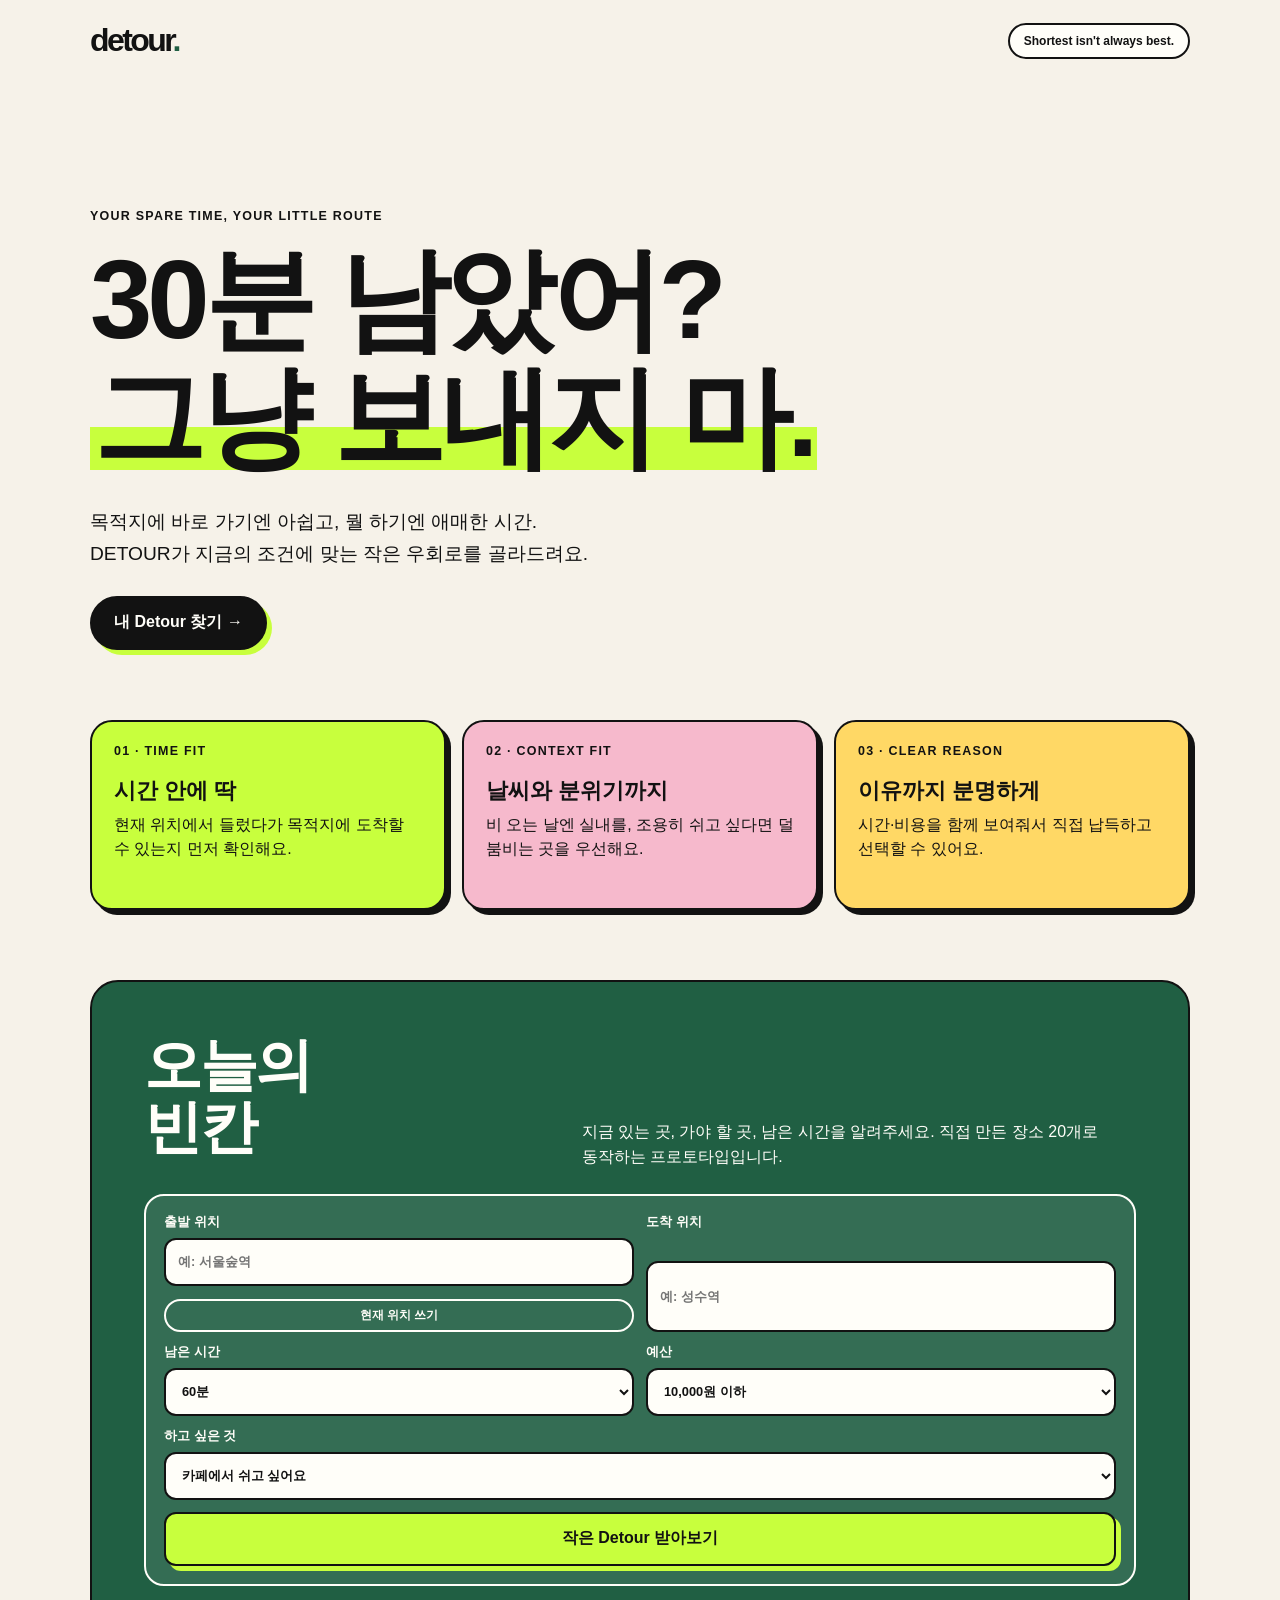
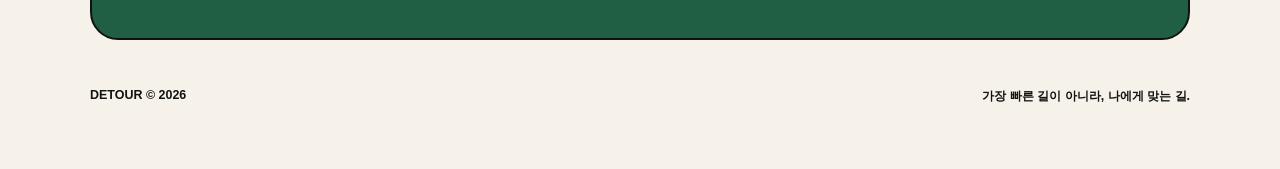
<file: index.html>
<!doctype html>
<html lang="ko">
  <head>
    <meta charset="UTF-8" />
    <meta name="viewport" content="width=device-width, initial-scale=1.0" />
    <meta
      name="description"
      content="남은 시간에 맞는 작은 우회 코스를 추천하는 DETOUR 프로토타입"
    />
    <title>DETOUR — 작은 우회로 추천</title>
    <style>
      /* 외부 CSS를 쓰지 않는다. 프레임워크가 정한 색이 사용자의 다크 모드에서
         밝은 글씨로 바뀌는 문제가 있었고, 이 디자인은 어차피 대부분을 직접 정한다. */
      :root {
        --ink: #121212;
        --paper: #f6f2e9;
        --white: #fffef9;
        --lime: #c8ff3d;
        --green: #205f43;
        --pink: #f6b9cc;
        --yellow: #ffd865;
      }

      * { box-sizing: border-box; }
      html { scroll-behavior: smooth; }

      body {
        margin: 0;
        color: var(--ink);
        background: var(--paper);
        font-family: Arial, "Apple SD Gothic Neo", "Noto Sans KR", sans-serif;
        word-break: keep-all;
      }

      button, input, select { font: inherit; }
      button, select { cursor: pointer; }
      a { color: inherit; text-decoration: none; }

      .page { width: min(100% - 36px, 1100px); margin: 0 auto; padding: 22px 0 64px; }

      /* ----- 상단 ----- */
      .nav { display: flex; align-items: center; justify-content: space-between; gap: 16px; }
      .logo { font-size: 2rem; font-weight: 900; letter-spacing: -0.08em; }
      .logo span { color: var(--green); }
      .nav p { margin: 0; padding: 9px 14px; border: 2px solid var(--ink); border-radius: 999px; background: var(--white); font-size: 0.75rem; font-weight: 800; }

      /* ----- 히어로 ----- */
      .hero { padding: clamp(80px, 12vw, 150px) 0 70px; }
      .eyebrow, .features span { display: block; margin: 0 0 18px; font-size: 0.78rem; font-weight: 900; letter-spacing: 0.1em; }
      /* 원본은 line-height 0.86, letter-spacing -0.09em이었다. 영문 기준 값이라
         한글에서는 위아래 줄이 겹치고 자음이 붙어 보여서 조금 풀었다. */
      .hero h1 { max-width: 760px; margin: 0; font-size: clamp(3.2rem, 10vw, 7rem); line-height: 1.05; letter-spacing: -0.045em; }
      .hero mark { padding: 0 0.03em; background: linear-gradient(transparent 58%, var(--lime) 0, var(--lime) 92%, transparent 0); color: inherit; }
      .intro { max-width: 620px; margin: 30px 0 26px; font-size: clamp(1rem, 2vw, 1.2rem); line-height: 1.65; }

      .cta, .submit {
        display: inline-flex; min-height: 54px; align-items: center; justify-content: center;
        padding: 0 22px; border: 2px solid var(--ink); border-radius: 999px;
        background: var(--ink); box-shadow: 5px 5px 0 var(--lime); color: var(--white); font-weight: 900;
        transition: transform 160ms ease, box-shadow 160ms ease;
      }
      .cta:hover, .cta:focus-visible, .submit:hover, .submit:focus-visible {
        transform: translate(3px, 3px); box-shadow: 2px 2px 0 var(--lime);
      }

      /* ----- 추천 기준 3칸 ----- */
      .features { display: grid; grid-template-columns: repeat(3, 1fr); gap: 16px; margin: 0 0 70px; }
      .features article { min-height: 190px; padding: 22px; border: 2px solid var(--ink); border-radius: 22px; box-shadow: 5px 5px 0 var(--ink); }
      .features article:nth-child(1) { background: var(--lime); }
      .features article:nth-child(2) { background: var(--pink); }
      .features article:nth-child(3) { background: var(--yellow); }
      .features h2, .features p { margin: 0; }
      .features h2 { margin-bottom: 8px; font-size: 1.35rem; }
      .features p { line-height: 1.55; }

      /* ----- 입력 패널 ----- */
      .planner { padding: clamp(22px, 5vw, 52px); border: 2px solid var(--ink); border-radius: 28px; background: var(--green); color: var(--white); }
      .planner-header { display: grid; grid-template-columns: 0.85fr 1.15fr; gap: 28px; align-items: end; }
      .planner h2 { margin: 0 0 12px; font-size: clamp(2.1rem, 5vw, 3.6rem); line-height: 1.08; letter-spacing: -0.04em; }
      .planner-header p { margin: 0; line-height: 1.55; }

      .form { display: grid; grid-template-columns: repeat(2, minmax(0, 1fr)); gap: 12px; margin-top: 24px; padding: 18px; border: 2px solid var(--white); border-radius: 20px; background: rgb(255 255 255 / 9%); }
      .field { display: grid; gap: 7px; font-size: 0.8rem; font-weight: 900; }
      .wide, .submit, .state { grid-column: 1 / -1; }
      .field input, .field select { width: 100%; min-height: 48px; padding: 0 12px; border: 2px solid var(--ink); border-radius: 12px; background: var(--white); color: var(--ink); }
      .submit { border-radius: 12px; background: var(--lime); color: var(--ink); }
      .submit:disabled { opacity: 0.55; cursor: default; transform: none; box-shadow: 5px 5px 0 var(--lime); }

      /* ----- 세 가지 상태 ----- */
      .state[hidden], .result[hidden] { display: none; }
      .loading { margin: 0; padding: 12px 14px; border: 2px dashed var(--white); border-radius: 12px; font-size: 0.85rem; font-weight: 800; }
      /* 입력을 고쳐야 하는 오류와, 조건에 맞는 결과가 없는 경우를 색으로 구분한다. */
      .message { margin: 0; padding: 12px 14px; border: 2px solid var(--ink); border-radius: 12px; font-size: 0.85rem; font-weight: 800; line-height: 1.5; }
      .message[data-kind="error"] { background: #ffe1e1; color: #8b0000; }
      .message[data-kind="empty"] { background: var(--white); color: var(--ink); }

      /* ----- 결과 ----- */
      .result { grid-column: 1 / -1; margin-top: 4px; }
      .result-title { margin: 0 0 7px; font-size: 1rem; font-weight: 900; }
      .result-note { margin: 0 0 12px; font-size: 0.82rem; line-height: 1.5; }
      .cards { display: grid; gap: 10px; }
      .cards article { padding: 14px; border: 2px solid var(--ink); border-radius: 12px; background: var(--white); color: var(--ink); }
      .cards h3, .cards p { margin: 0; }
      .cards h3 { font-size: 0.98rem; }
      .breakdown { margin-top: 6px; color: var(--green); font-size: 0.82rem; font-weight: 900; }
      .spare, .reason { margin-top: 8px; font-size: 0.84rem; line-height: 1.5; }
      .spare { color: #546254; font-size: 0.76rem; }
      .tag { display: inline-block; margin: 8px 6px 0 0; padding: 3px 9px; border: 1.5px solid var(--ink); border-radius: 999px; background: var(--lime); font-size: 0.72rem; font-weight: 800; }
      .footnote { margin: 12px 0 0; font-size: 0.76rem; line-height: 1.5; }

      .locate { margin-top: 6px; padding: 7px 10px; border: 2px solid var(--white); border-radius: 999px; background: transparent; color: var(--white); font-size: 0.72rem; font-weight: 800; }
      .locate:disabled { opacity: 0.5; }
      .map-wrap { margin-bottom: 12px; }
      .map { height: 240px; border: 2px solid var(--ink); border-radius: 12px; background: #dde1d8; }
      .map-note { margin: 6px 0 0; font-size: 0.72rem; font-weight: 700; }
      .rank { display: inline-flex; width: 22px; height: 22px; align-items: center; justify-content: center; margin-right: 6px; border: 2px solid var(--ink); border-radius: 999px; background: var(--lime); font-size: 0.72rem; font-weight: 900; }
      .bars { display: grid; gap: 3px; margin-top: 8px; }
      .bar { display: grid; grid-template-columns: 38px 1fr 30px; gap: 6px; align-items: center; font-size: 0.68rem; font-weight: 800; }
      .bar span:last-child { text-align: right; }
      .track { height: 7px; border: 1.5px solid var(--ink); border-radius: 999px; background: var(--white); overflow: hidden; }
      .track i { display: block; height: 100%; background: var(--lime); }
      .notice { margin: 0 0 10px; padding: 10px 12px; border: 2px solid var(--ink); border-radius: 10px; background: var(--yellow); font-size: 0.76rem; font-weight: 800; line-height: 1.5; }
      .retry { margin-top: 8px; padding: 9px 14px; border: 2px solid var(--ink); border-radius: 999px; background: var(--white); font-size: 0.78rem; font-weight: 900; }

      .footer { display: flex; justify-content: space-between; gap: 16px; padding-top: 48px; font-size: 0.78rem; font-weight: 800; }

      @media (max-width: 700px) {
        .page { width: min(100% - 24px, 560px); padding-top: 14px; }
        .nav p { display: none; }
        .features, .planner-header, .form { grid-template-columns: 1fr; }
        .features article { min-height: 0; }
        .wide, .submit, .state, .result { grid-column: auto; }
        .locate { margin-top: 6px; padding: 7px 10px; border: 2px solid var(--white); border-radius: 999px; background: transparent; color: var(--white); font-size: 0.72rem; font-weight: 800; }
      .locate:disabled { opacity: 0.5; }
      .map-wrap { margin-bottom: 12px; }
      .map { height: 240px; border: 2px solid var(--ink); border-radius: 12px; background: #dde1d8; }
      .map-note { margin: 6px 0 0; font-size: 0.72rem; font-weight: 700; }
      .rank { display: inline-flex; width: 22px; height: 22px; align-items: center; justify-content: center; margin-right: 6px; border: 2px solid var(--ink); border-radius: 999px; background: var(--lime); font-size: 0.72rem; font-weight: 900; }
      .bars { display: grid; gap: 3px; margin-top: 8px; }
      .bar { display: grid; grid-template-columns: 38px 1fr 30px; gap: 6px; align-items: center; font-size: 0.68rem; font-weight: 800; }
      .bar span:last-child { text-align: right; }
      .track { height: 7px; border: 1.5px solid var(--ink); border-radius: 999px; background: var(--white); overflow: hidden; }
      .track i { display: block; height: 100%; background: var(--lime); }
      .notice { margin: 0 0 10px; padding: 10px 12px; border: 2px solid var(--ink); border-radius: 10px; background: var(--yellow); font-size: 0.76rem; font-weight: 800; line-height: 1.5; }
      .retry { margin-top: 8px; padding: 9px 14px; border: 2px solid var(--ink); border-radius: 999px; background: var(--white); font-size: 0.78rem; font-weight: 900; }

      .footer { flex-direction: column; }
      }

      @media (prefers-reduced-motion: reduce) {
        html { scroll-behavior: auto; }
        .cta, .submit { transition: none; }
      }
    </style>
  </head>
  <body>
    <main class="page">
      <nav class="nav" aria-label="주요 메뉴">
        <a class="logo" href="#top" aria-label="DETOUR 홈">detour<span>.</span></a>
        <p>Shortest isn't always best.</p>
      </nav>

      <section class="hero" id="top">
        <p class="eyebrow">YOUR SPARE TIME, YOUR LITTLE ROUTE</p>
        <h1>30분 남았어?<br /><mark>그냥 보내지 마.</mark></h1>
        <p class="intro">
          목적지에 바로 가기엔 아쉽고, 뭘 하기엔 애매한 시간.<br />
          DETOUR가 지금의 조건에 맞는 작은 우회로를 골라드려요.
        </p>
        <a class="cta" href="#planner">내 Detour 찾기 →</a>
      </section>

      <section class="features" aria-label="DETOUR 추천 기준">
        <article>
          <span>01 · TIME FIT</span>
          <h2>시간 안에 딱</h2>
          <p>현재 위치에서 들렀다가 목적지에 도착할 수 있는지 먼저 확인해요.</p>
        </article>
        <article>
          <span>02 · CONTEXT FIT</span>
          <h2>날씨와 분위기까지</h2>
          <p>비 오는 날엔 실내를, 조용히 쉬고 싶다면 덜 붐비는 곳을 우선해요.</p>
        </article>
        <article>
          <span>03 · CLEAR REASON</span>
          <h2>이유까지 분명하게</h2>
          <p>시간·비용을 함께 보여줘서 직접 납득하고 선택할 수 있어요.</p>
        </article>
      </section>

      <section class="planner" id="planner">
        <div class="planner-header">
          <h2>오늘의<br />빈칸</h2>
          <p>
            지금 있는 곳, 가야 할 곳, 남은 시간을 알려주세요.
            직접 만든 장소 20개로 동작하는 프로토타입입니다.
          </p>
        </div>

        <form class="form" id="detour-form">
          <label class="field">출발 위치
            <input id="origin" name="origin" placeholder="예: 서울숲역" required />
            <button type="button" id="locate" class="locate">현재 위치 쓰기</button>
          </label>
          <label class="field">도착 위치
            <input id="destination" name="destination" placeholder="예: 성수역" required />
          </label>
          <label class="field">남은 시간
            <select id="time" name="time">
              <option value="30">30분</option>
              <option value="60" selected>60분</option>
              <option value="90">90분</option>
            </select>
          </label>
          <label class="field">예산
            <select id="budget" name="budget">
              <option value="0">무료</option>
              <option value="5000">5,000원 이하</option>
              <option value="10000" selected>10,000원 이하</option>
              <option value="20000">20,000원 이하</option>
            </select>
          </label>
          <label class="field wide">하고 싶은 것
            <select id="activity" name="activity">
              <option value="산책">가볍게 걷고 싶어요</option>
              <option value="카페" selected>카페에서 쉬고 싶어요</option>
              <option value="구경">구경하고 싶어요</option>
              <option value="문화">문화생활을 하고 싶어요</option>
            </select>
          </label>

          <button class="submit" id="submit-button" type="submit">작은 Detour 받아보기</button>

          <p id="loading" class="state loading" aria-live="polite" hidden>조건에 맞는 코스를 찾는 중…</p>
          <p id="message" class="state message" aria-live="polite" hidden></p>

          <section id="result" class="result" aria-live="polite" hidden>
            <p class="result-title" id="result-title"></p>
            <p class="result-note" id="result-description"></p>
            <div id="map-wrap" class="map-wrap" hidden>
              <div id="map" class="map"></div>
              <p id="map-note" class="map-note"></p>
            </div>
            <div id="cards" class="cards"></div>
            <p class="footnote">
              남은 시간을 알차게 쓰는 순서입니다. 점수 기반 순위는 Week 4에 추가합니다.
            </p>
          </section>
        </form>
      </section>

      <footer class="footer">
        <span>DETOUR © 2026</span>
        <span>가장 빠른 길이 아니라, 나에게 맞는 길.</span>
      </footer>
    </main>

    <script>

      // ===== 설정 =====
      // 서버 주소. 배포하면 이 줄만 바꾼다.
      const API_BASE = location.hostname.endsWith("github.io")
        ? ""                               // 서버 배포 전까지는 비워 둔다 → 내장 데이터로 동작
        : "http://127.0.0.1:8001";

      // 카카오맵 JavaScript 키. 발급받으면 여기에 넣는다.
      // REST 키와 다른 키다. 브라우저에 노출되므로 콘솔에서 도메인 제한을 건다.
      const KAKAO_JS_KEY = "";

      // ===== 서버가 없을 때 쓰는 예비 데이터 =====
      // 서버가 꺼져 있어도 화면이 깨지지 않게 한다.
      const FALLBACK_PLACES = [
              {
                      "id": "seoulforest-walk",
                      "name": "서울숲 산책로",
                      "activity": "산책",
                      "stayMinutes": 22,
                      "travelMinutes": 6,
                      "cost": 0,
                      "tags": [
                              "야외",
                              "무료"
                      ],
                      "reason": "이동과 산책을 합쳐도 짧은 시간 안에 기분 전환하기 좋아요.",
                      "lat": 37.5444,
                      "lng": 127.0374
              },
              {
                      "id": "yeonmujang-walk",
                      "name": "성수 연무장길 산책",
                      "activity": "산책",
                      "stayMinutes": 34,
                      "travelMinutes": 8,
                      "cost": 0,
                      "tags": [
                              "야외",
                              "구경 겸용"
                      ],
                      "reason": "목적지 방향의 골목을 천천히 걸으며 새로운 가게를 발견할 수 있어요.",
                      "lat": 37.543,
                      "lng": 127.055
              },
              {
                      "id": "hangang-bench",
                      "name": "한강 벤치 휴식",
                      "activity": "산책",
                      "stayMinutes": 45,
                      "travelMinutes": 10,
                      "cost": 0,
                      "tags": [
                              "야외",
                              "조용함"
                      ],
                      "reason": "걷기와 잠깐 쉬는 시간을 함께 넣어도 여유가 있어요.",
                      "lat": 37.5295,
                      "lng": 127.07
              },
              {
                      "id": "eungbongsan-walk",
                      "name": "응봉산 짧은 산책",
                      "activity": "산책",
                      "stayMinutes": 65,
                      "travelMinutes": 13,
                      "cost": 0,
                      "tags": [
                              "야외",
                              "전망"
                      ],
                      "reason": "시간이 충분할 때 서울 풍경을 보고 돌아오기 좋은 코스예요.",
                      "lat": 37.549,
                      "lng": 127.033
              },
              {
                      "id": "neighborhood-park",
                      "name": "동네 공원 한 바퀴",
                      "activity": "산책",
                      "stayMinutes": 16,
                      "travelMinutes": 4,
                      "cost": 0,
                      "tags": [
                              "야외",
                              "가까움"
                      ],
                      "reason": "30분이 안 되는 짧은 시간에도 가볍게 몸을 움직일 수 있어요.",
                      "lat": 37.546,
                      "lng": 127.042
              },
              {
                      "id": "takeout-coffee",
                      "name": "테이크아웃 커피",
                      "activity": "카페",
                      "stayMinutes": 20,
                      "travelMinutes": 5,
                      "cost": 4500,
                      "tags": [
                              "가까움",
                              "빠름"
                      ],
                      "reason": "이동 시간이 짧아 커피 한 잔을 챙기고도 늦지 않아요.",
                      "lat": 37.545,
                      "lng": 127.04
              },
              {
                      "id": "seongsu-roastery",
                      "name": "성수 로스터리 카페",
                      "activity": "카페",
                      "stayMinutes": 41,
                      "travelMinutes": 7,
                      "cost": 7000,
                      "tags": [
                              "실내",
                              "앉아서 쉬기"
                      ],
                      "reason": "잠깐 앉아 쉬기 좋고, 목적지와도 멀지 않은 선택이에요.",
                      "lat": 37.5447,
                      "lng": 127.051
              },
              {
                      "id": "book-cafe",
                      "name": "북카페 한 시간",
                      "activity": "카페",
                      "stayMinutes": 53,
                      "travelMinutes": 9,
                      "cost": 8500,
                      "tags": [
                              "실내",
                              "조용함"
                      ],
                      "reason": "커피와 책을 함께 즐기며 남은 시간을 차분히 보낼 수 있어요.",
                      "lat": 37.5425,
                      "lng": 127.0565
              },
              {
                      "id": "dessert-cafe",
                      "name": "디저트 카페",
                      "activity": "카페",
                      "stayMinutes": 63,
                      "travelMinutes": 11,
                      "cost": 10000,
                      "tags": [
                              "실내",
                              "여유"
                      ],
                      "reason": "조금 더 긴 여유가 있을 때 달콤한 휴식을 더하기 좋아요.",
                      "lat": 37.541,
                      "lng": 127.059
              },
              {
                      "id": "bakery-cafe",
                      "name": "베이커리 카페",
                      "activity": "카페",
                      "stayMinutes": 30,
                      "travelMinutes": 6,
                      "cost": 6000,
                      "tags": [
                              "실내",
                              "간단한 식사"
                      ],
                      "reason": "간단한 빵과 음료를 고르기에 알맞은 짧은 코스예요.",
                      "lat": 37.5455,
                      "lng": 127.046
              },
              {
                      "id": "indie-bookstore",
                      "name": "독립서점 신간 코너",
                      "activity": "구경",
                      "stayMinutes": 24,
                      "travelMinutes": 6,
                      "cost": 0,
                      "tags": [
                              "실내",
                              "무료"
                      ],
                      "reason": "짧은 시간에도 새로운 책과 문구를 가볍게 둘러볼 수 있어요.",
                      "lat": 37.5438,
                      "lng": 127.048
              },
              {
                      "id": "seongsu-giftshop",
                      "name": "성수 소품숍",
                      "activity": "구경",
                      "stayMinutes": 33,
                      "travelMinutes": 7,
                      "cost": 3000,
                      "tags": [
                              "실내",
                              "저예산"
                      ],
                      "reason": "작은 가게를 둘러보며 부담 없이 기분을 바꾸기 좋아요.",
                      "lat": 37.5435,
                      "lng": 127.054
              },
              {
                      "id": "forest-fleamarket",
                      "name": "서울숲 플리마켓",
                      "activity": "구경",
                      "stayMinutes": 49,
                      "travelMinutes": 9,
                      "cost": 5000,
                      "tags": [
                              "야외",
                              "활기참"
                      ],
                      "reason": "여러 개의 작은 가게를 한 번에 구경할 수 있어요.",
                      "lat": 37.5448,
                      "lng": 127.039
              },
              {
                      "id": "record-shop",
                      "name": "레코드숍 탐색",
                      "activity": "구경",
                      "stayMinutes": 62,
                      "travelMinutes": 10,
                      "cost": 5000,
                      "tags": [
                              "실내",
                              "취향"
                      ],
                      "reason": "좋아하는 음악을 찾으며 여유를 쓰기에 알맞아요.",
                      "lat": 37.542,
                      "lng": 127.0575
              },
              {
                      "id": "stationery-shop",
                      "name": "문구점 한 바퀴",
                      "activity": "구경",
                      "stayMinutes": 20,
                      "travelMinutes": 4,
                      "cost": 2000,
                      "tags": [
                              "가까움",
                              "저예산"
                      ],
                      "reason": "가까운 곳에서 작지만 즐거운 구경을 할 수 있어요.",
                      "lat": 37.5458,
                      "lng": 127.044
              },
              {
                      "id": "photo-exhibition",
                      "name": "작은 사진 전시",
                      "activity": "문화",
                      "stayMinutes": 29,
                      "travelMinutes": 6,
                      "cost": 3000,
                      "tags": [
                              "실내",
                              "짧은 관람"
                      ],
                      "reason": "짧은 관람으로도 새로운 분위기를 느낄 수 있어요.",
                      "lat": 37.5442,
                      "lng": 127.0495
              },
              {
                      "id": "culture-complex",
                      "name": "복합문화공간",
                      "activity": "문화",
                      "stayMinutes": 42,
                      "travelMinutes": 8,
                      "cost": 0,
                      "tags": [
                              "실내",
                              "무료"
                      ],
                      "reason": "전시와 상점을 함께 둘러보기 좋은 실내 선택지예요.",
                      "lat": 37.5432,
                      "lng": 127.053
              },
              {
                      "id": "indie-film-poster",
                      "name": "독립영화 포스터 전시",
                      "activity": "문화",
                      "stayMinutes": 56,
                      "travelMinutes": 9,
                      "cost": 5000,
                      "tags": [
                              "실내",
                              "조용함"
                      ],
                      "reason": "문화 공간을 가볍게 둘러보며 약속 전 시간을 채울 수 있어요.",
                      "lat": 37.5415,
                      "lng": 127.058
              },
              {
                      "id": "small-gallery",
                      "name": "소규모 갤러리",
                      "activity": "문화",
                      "stayMinutes": 70,
                      "travelMinutes": 12,
                      "cost": 8000,
                      "tags": [
                              "실내",
                              "여유"
                      ],
                      "reason": "긴 여유가 있을 때 한 전시를 천천히 감상하기 좋아요.",
                      "lat": 37.5405,
                      "lng": 127.06
              },
              {
                      "id": "library-exhibition",
                      "name": "도서관 전시 코너",
                      "activity": "문화",
                      "stayMinutes": 38,
                      "travelMinutes": 7,
                      "cost": 0,
                      "tags": [
                              "실내",
                              "무료"
                      ],
                      "reason": "비용 부담 없이 조용한 문화생활을 시작할 수 있어요.",
                      "lat": 37.5465,
                      "lng": 127.045
              }
      ];

      const totalOf = (p) => p.stayMinutes + p.travelMinutes;

      // ===== 화면 요소 =====
      const $ = (id) => document.getElementById(id);
      const form = $("detour-form");
      const submitButton = $("submit-button");
      const loading = $("loading");
      const message = $("message");
      const result = $("result");
      const cards = $("cards");
      const resultTitle = $("result-title");
      const resultDescription = $("result-description");
      const mapWrap = $("map-wrap");
      const mapNote = $("map-note");
      const locateButton = $("locate");

      // 한글 받침에 따라 "로"와 "으로"를 고른다. (성수역으로 / 서울숲으로 / 강남로)
      const toParticle = (word) => {
        const code = word.charCodeAt(word.length - 1);
        if (code < 0xac00 || code > 0xd7a3) return `${word}로`;
        const jong = (code - 0xac00) % 28;
        return jong === 0 || jong === 8 ? `${word}로` : `${word}으로`;
      };

      const escapeHtml = (text) =>
        String(text).replace(/[&<>"']/g, (c) =>
          ({ "&": "&amp;", "<": "&lt;", ">": "&gt;", '"': "&quot;", "'": "&#39;" }[c]));

      // ===== 세 가지 상태 =====
      // error  입력을 고치면 된다
      // empty  조건에 맞는 결과가 없다 (오류 아님)
      // down   서버·네트워크 문제. 사용자가 고칠 수 없다 → 다시 시도 버튼을 준다
      const showMessage = (kind, title, body) => {
        const retry = kind === "down"
          ? '<button type="button" class="retry" id="retry">다시 시도하기</button>' : "";
        message.dataset.kind = kind === "down" ? "error" : kind;
        message.innerHTML =
          `<strong>${escapeHtml(title)}</strong>` +
          (body ? `<br />${escapeHtml(body)}` : "") + retry;
        message.hidden = false;
        result.hidden = true;
        cards.innerHTML = "";
        const retryButton = $("retry");
        if (retryButton) retryButton.addEventListener("click", () => form.requestSubmit());
      };

      // ===== 서버 호출 =====
      const askServer = async (input) => {
        if (!API_BASE) return { ok: false, kind: "offline" };
        try {
          const response = await fetch(`${API_BASE}/recommend`, {
            method: "POST",
            headers: { "Content-Type": "application/json" },
            body: JSON.stringify({ ...input, limit: 3 })
          });
          if (response.status === 422) return { ok: false, kind: "invalid" };
          if (!response.ok) return { ok: false, kind: "down" };
          return { ok: true, data: await response.json() };
        } catch (error) {
          // 서버가 꺼져 있거나 인터넷이 안 되면 여기로 온다
          return { ok: false, kind: "offline" };
        }
      };

      // 서버가 없을 때 브라우저가 직접 계산한다. 서버와 같은 규칙을 쓴다.
      const localRecommend = ({ time, budget, activity }) =>
        FALLBACK_PLACES
          .filter((p) => p.activity === activity && p.cost <= budget && totalOf(p) <= time)
          .sort((a, b) => totalOf(b) - totalOf(a))
          .slice(0, 3)
          .map((p) => ({
            ...p,
            totalMinutes: totalOf(p),
            spareMinutes: time - totalOf(p),
            reason: p.reason,
            features: null
          }));

      // ===== 결과 그리기 =====
      const featureBar = (label, value) => `
        <div class="bar">
          <span>${label}</span>
          <span class="track"><i style="width:${Math.round(value * 100)}%"></i></span>
          <span>${value.toFixed(2)}</span>
        </div>`;

      const renderCards = (items, time) => {
        cards.innerHTML = items.map((r, index) => {
          const tags = (r.tags || [])
            .map((t) => `<span class="tag">${escapeHtml(t)}</span>`).join("");
          const bars = r.features
            ? `<div class="bars">
                 ${featureBar("시간", r.features.time)}
                 ${featureBar("우회", r.features.detour)}
                 ${featureBar("예산", r.features.budget)}
               </div>`
            : "";
          return `
            <article>
              <h3><span class="rank">${index + 1}</span>${escapeHtml(r.name)}</h3>
              <p class="breakdown">총 ${r.totalMinutes}분 · ${r.cost.toLocaleString()}원</p>
              <p class="spare">머무는 ${r.stayMinutes}분 + 이동 ${r.travelMinutes}분 · 남은 ${time}분 중 ${r.spareMinutes}분 여유</p>
              <p class="reason">${escapeHtml(r.reason || "")}</p>
              <p>${tags}</p>
              ${bars}
            </article>`;
        }).join("");
      };

      // ===== 지도 =====
      let mapInstance = null;
      const loadKakaoMap = () =>
        new Promise((resolve) => {
          if (!KAKAO_JS_KEY) return resolve(false);
          if (window.kakao && window.kakao.maps) return resolve(true);
          const script = document.createElement("script");
          script.src = `https://dapi.kakao.com/v2/maps/sdk.js?appkey=${KAKAO_JS_KEY}&autoload=false`;
          script.onload = () => window.kakao.maps.load(() => resolve(true));
          script.onerror = () => resolve(false);
          document.head.appendChild(script);
        });

      const renderMap = async (items) => {
        const points = items.filter((r) => r.lat && r.lng);
        if (points.length === 0) { mapWrap.hidden = true; return; }
        mapWrap.hidden = false;

        const ready = await loadKakaoMap();
        if (!ready) {
          mapNote.textContent = KAKAO_JS_KEY
            ? "지도를 불러오지 못했어요. 추천 결과는 아래에서 볼 수 있어요."
            : "지도는 카카오 JavaScript 키를 넣으면 표시됩니다.";
          $("map").innerHTML = "";
          return;
        }

        const { maps } = window.kakao;
        const center = new maps.LatLng(points[0].lat, points[0].lng);
        mapInstance = mapInstance || new maps.Map($("map"), { center, level: 5 });
        mapInstance.setCenter(center);

        const bounds = new maps.LatLngBounds();
        points.forEach((p, i) => {
          const position = new maps.LatLng(p.lat, p.lng);
          new maps.Marker({ map: mapInstance, position, title: p.name });
          new maps.CustomOverlay({
            map: mapInstance, position, yAnchor: 2.0,
            content: `<div style="padding:2px 7px;border:2px solid #121212;border-radius:999px;background:#c8ff3d;font:800 11px sans-serif">${i + 1}</div>`
          });
          bounds.extend(position);
        });
        mapInstance.setBounds(bounds);
        mapNote.textContent = "번호는 추천 순위입니다.";
      };

      // ===== 현재 위치 =====
      locateButton.addEventListener("click", async () => {
        if (!navigator.geolocation) {
          showMessage("error", "이 브라우저는 위치 기능을 지원하지 않아요.",
            "출발 위치를 직접 입력해 주세요.");
          return;
        }
        locateButton.disabled = true;
        locateButton.textContent = "위치 확인 중…";
        navigator.geolocation.getCurrentPosition(
          (pos) => {
            $("origin").value = `${pos.coords.latitude.toFixed(5)},${pos.coords.longitude.toFixed(5)}`;
            locateButton.disabled = false;
            locateButton.textContent = "현재 위치 쓰기";
            message.hidden = true;
          },
          () => {
            // 권한 거부 — 사용자가 고칠 수 있지만 강요하지 않는다.
            locateButton.disabled = false;
            locateButton.textContent = "현재 위치 쓰기";
            showMessage("error", "현재 위치를 사용할 수 없어요.",
              "위치 권한이 꺼져 있어요. 출발지를 직접 입력하시면 그대로 추천해 드려요.");
          },
          { timeout: 8000 }
        );
      });

      // ===== 제출 =====
      form.addEventListener("submit", async (event) => {
        event.preventDefault();

        const origin = $("origin").value.trim();
        const destination = $("destination").value.trim();
        const time = Number($("time").value);
        const budget = Number($("budget").value);
        const activity = $("activity").value;

        if (!origin || !destination) {
          showMessage("error", "출발 위치와 도착 위치를 모두 입력해 주세요.");
          return;
        }
        if (origin === destination) {
          showMessage("error", "출발 위치와 도착 위치가 같아요.", "서로 다른 곳을 입력해 주세요.");
          return;
        }

        message.hidden = true;
        result.hidden = true;
        loading.hidden = false;
        submitButton.disabled = true;
        submitButton.setAttribute("aria-busy", "true");

        const response = await askServer({ origin, destination, time, budget, activity });

        loading.hidden = true;
        submitButton.disabled = false;
        submitButton.removeAttribute("aria-busy");

        // 서버가 응답했지만 문제가 있는 경우 — 사용자가 고칠 수 없다
        if (!response.ok && response.kind === "down") {
          showMessage("down", "장소 정보를 가져오지 못했어요.",
            "서버가 잠시 응답하지 않고 있어요. 입력하신 내용은 그대로 남아 있어요.");
          return;
        }

        const data = response.ok ? response.data : null;
        const items = data ? data.results : localRecommend({ time, budget, activity });

        if (items.length === 0) {
          showMessage("empty", "지금 조건에 맞는 코스가 없어요.",
            "시간이나 예산을 조금 늘리면 찾을 수 있어요.");
          return;
        }

        message.hidden = true;
        resultTitle.textContent =
          `${origin}에서 ${toParticle(destination)} 가는 길의 작은 Detour`;

        const notes = [`${time}분, ${budget.toLocaleString()}원 이하, “${activity}”`];
        if (!data) notes.push("서버에 연결하지 못해 예시 데이터로 보여드려요");
        else if (data.distanceSource === "example") notes.push("이동 시간은 예시 값이에요");
        if (data && data.placesAreReal === false) notes.push("장소는 아직 예시입니다");
        resultDescription.textContent = notes.join(" · ");

        renderCards(items, time);
        result.hidden = false;
        renderMap(items);
      });

    </script>
  </body>
</html>
</file>
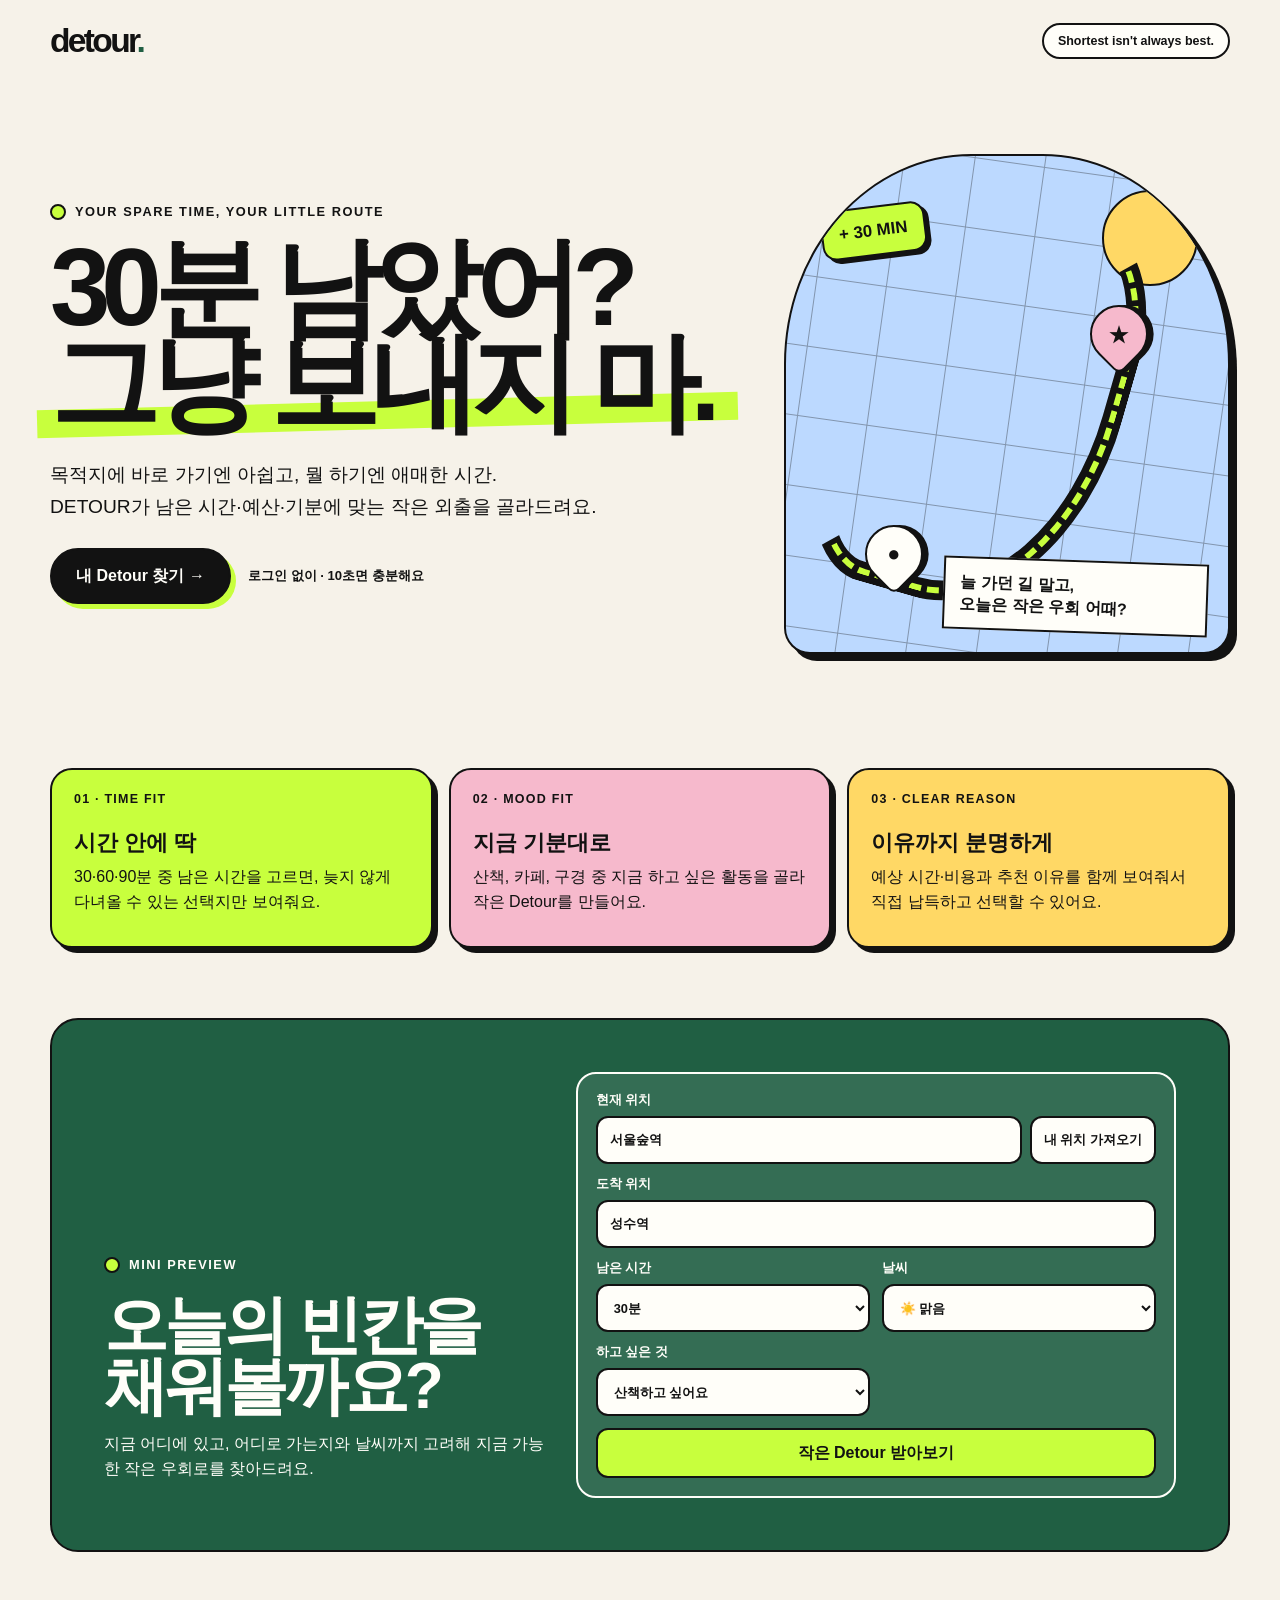
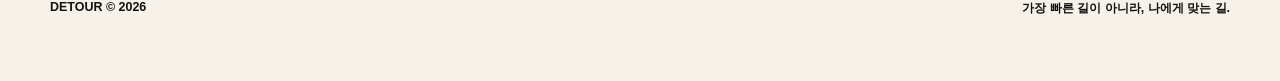
<file: detour-landing.html>
<!DOCTYPE html>
<html lang="ko">
<head>
  <meta charset="UTF-8">
  <meta name="viewport" content="width=device-width, initial-scale=1.0">
  <meta name="description" content="남는 시간을 취향에 맞는 작은 외출로 바꾸는 DETOUR">
  <title>DETOUR — 남는 시간을 나만의 우회로로</title>
  <style>
    /* ===== 기본 디자인 값: 색상을 바꾸고 싶다면 이 부분부터 수정하세요. ===== */
    :root {
      --lime: #c8ff3d;
      --green: #205f43;
      --ink: #121212;
      --paper: #f6f2e9;
      --pink: #f6b9cc;
      --blue: #bcd9ff;
      --yellow: #ffd865;
      --white: #fffef9;
      --line: 2px solid var(--ink);
      --shadow: 7px 7px 0 var(--ink);
    }

    * { box-sizing: border-box; }

    html { scroll-behavior: smooth; }

    body {
      margin: 0;
      color: var(--ink);
      background: var(--paper);
      font-family: Arial, "Apple SD Gothic Neo", "Noto Sans KR", sans-serif;
    }

    button, input, select { font: inherit; }

    .page {
      width: min(1180px, calc(100% - 36px));
      margin: 0 auto;
      padding: 22px 0 64px;
    }

    /* ===== 상단 로고와 메뉴 ===== */
    .nav {
      display: flex;
      align-items: center;
      justify-content: space-between;
      gap: 20px;
      margin-bottom: 34px;
    }

    .logo {
      color: var(--ink);
      font-size: clamp(1.45rem, 3vw, 2.1rem);
      font-weight: 900;
      letter-spacing: -0.08em;
      text-decoration: none;
    }

    .logo-dot { color: var(--green); }

    .nav-note {
      margin: 0;
      padding: 9px 14px;
      border: var(--line);
      border-radius: 999px;
      background: var(--white);
      font-size: 0.78rem;
      font-weight: 800;
    }

    /* ===== 첫 화면의 큰 소개 영역 ===== */
    .hero {
      display: grid;
      grid-template-columns: minmax(0, 1.2fr) minmax(310px, 0.8fr);
      gap: clamp(24px, 5vw, 70px);
      align-items: center;
      min-height: 620px;
    }

    .eyebrow {
      display: inline-flex;
      align-items: center;
      gap: 9px;
      margin: 0 0 20px;
      font-size: 0.8rem;
      font-weight: 900;
      letter-spacing: 0.12em;
      text-transform: uppercase;
    }

    .eyebrow::before {
      content: "";
      width: 12px;
      height: 12px;
      border: var(--line);
      border-radius: 50%;
      background: var(--lime);
    }

    h1 {
      max-width: 760px;
      margin: 0;
      font-size: clamp(3.25rem, 8.5vw, 7.5rem);
      line-height: 0.88;
      letter-spacing: -0.085em;
    }

    .highlight {
      position: relative;
      display: inline-block;
      z-index: 0;
    }

    .highlight::after {
      content: "";
      position: absolute;
      left: -2%;
      right: -4%;
      bottom: 2%;
      height: 29%;
      background: var(--lime);
      transform: rotate(-1.5deg);
      z-index: -1;
    }

    .intro {
      max-width: 590px;
      margin: 28px 0 26px;
      font-size: clamp(1rem, 2vw, 1.2rem);
      line-height: 1.65;
      word-break: keep-all;
    }

    .cta-row {
      display: flex;
      flex-wrap: wrap;
      align-items: center;
      gap: 17px;
    }

    .cta {
      display: inline-flex;
      align-items: center;
      justify-content: center;
      min-height: 56px;
      padding: 0 24px;
      border: var(--line);
      border-radius: 999px;
      color: var(--white);
      background: var(--ink);
      box-shadow: 5px 5px 0 var(--lime);
      font-weight: 900;
      text-decoration: none;
      cursor: pointer;
      transition: transform 160ms ease, box-shadow 160ms ease;
    }

    .cta:hover,
    .cta:focus-visible {
      transform: translate(3px, 3px);
      box-shadow: 2px 2px 0 var(--lime);
    }

    .micro-copy { font-size: 0.82rem; font-weight: 800; }

    /* ===== CSS 도형만으로 만든 우회 경로 일러스트 ===== */
    .route-art {
      position: relative;
      min-height: 500px;
      border: var(--line);
      border-radius: 42% 42% 26px 26px;
      overflow: hidden;
      background: var(--blue);
      box-shadow: var(--shadow);
    }

    .sun {
      position: absolute;
      top: 34px;
      right: 30px;
      width: 96px;
      height: 96px;
      border: var(--line);
      border-radius: 50%;
      background: var(--yellow);
    }

    .map-grid {
      position: absolute;
      inset: 0;
      opacity: 0.34;
      background-image:
        linear-gradient(var(--ink) 1px, transparent 1px),
        linear-gradient(90deg, var(--ink) 1px, transparent 1px);
      background-size: 56px 56px;
      transform: rotate(8deg) scale(1.25);
    }

    .path {
      position: absolute;
      left: 13%;
      top: 8%;
      width: 63%;
      height: 83%;
      border: 20px solid var(--ink);
      border-top-color: transparent;
      border-left-color: transparent;
      border-radius: 46% 30% 55% 25%;
      transform: rotate(16deg);
    }

    .path::after {
      content: "";
      position: absolute;
      inset: -13px;
      border: 6px dashed var(--lime);
      border-top-color: transparent;
      border-left-color: transparent;
      border-radius: inherit;
    }

    .pin {
      position: absolute;
      display: grid;
      place-items: center;
      width: 58px;
      height: 58px;
      border: var(--line);
      border-radius: 50% 50% 50% 8px;
      background: var(--white);
      box-shadow: 4px 4px 0 var(--ink);
      font-size: 1.35rem;
      transform: rotate(-45deg);
    }

    .pin span { transform: rotate(45deg); }
    .pin-one { left: 18%; bottom: 14%; }
    .pin-two { right: 18%; top: 30%; background: var(--pink); }

    .time-sticker {
      position: absolute;
      left: 8%;
      top: 10%;
      padding: 13px 16px;
      border: var(--line);
      border-radius: 14px;
      background: var(--lime);
      box-shadow: 4px 4px 0 var(--ink);
      font-size: 1.05rem;
      font-weight: 900;
      transform: rotate(-7deg);
    }

    .route-caption {
      position: absolute;
      right: 20px;
      bottom: 19px;
      width: 60%;
      margin: 0;
      padding: 13px 15px;
      border: var(--line);
      background: var(--white);
      font-weight: 900;
      line-height: 1.35;
      transform: rotate(2deg);
    }

    /* ===== 핵심 장점 3개 ===== */
    .features {
      display: grid;
      grid-template-columns: repeat(3, 1fr);
      gap: 16px;
      margin: 54px 0;
    }

    .feature {
      min-height: 180px;
      padding: 22px;
      border: var(--line);
      border-radius: 22px;
      box-shadow: 5px 5px 0 var(--ink);
    }

    .feature:nth-child(1) { background: var(--lime); }
    .feature:nth-child(2) { background: var(--pink); }
    .feature:nth-child(3) { background: var(--yellow); }

    .feature-number {
      display: block;
      margin-bottom: 22px;
      font-size: 0.78rem;
      font-weight: 900;
      letter-spacing: 0.1em;
    }

    .feature h2 { margin: 0 0 8px; font-size: 1.35rem; }
    .feature p { margin: 0; line-height: 1.55; word-break: keep-all; }

    /* ===== 버튼을 누르면 나타나는 간단한 체험 영역 ===== */
    .demo {
      margin-top: 70px;
      padding: clamp(22px, 5vw, 52px);
      border: var(--line);
      border-radius: 28px;
      background: var(--green);
      color: var(--white);
    }

    .demo-grid {
      display: grid;
      grid-template-columns: 0.85fr 1.15fr;
      gap: 28px;
      align-items: end;
    }

    .demo h2 {
      margin: 0 0 12px;
      font-size: clamp(2rem, 5vw, 4rem);
      line-height: 0.95;
      letter-spacing: -0.06em;
    }

    .demo p { line-height: 1.55; }

    .controls {
      display: grid;
      grid-template-columns: 1fr 1fr;
      gap: 12px;
      padding: 18px;
      border: 2px solid var(--white);
      border-radius: 20px;
      background: rgba(255, 255, 255, 0.09);
    }

    label { display: grid; gap: 7px; font-size: 0.8rem; font-weight: 900; }

    input,
    select {
      width: 100%;
      min-height: 48px;
      padding: 0 12px;
      border: 2px solid var(--ink);
      border-radius: 12px;
      background: var(--white);
      color: var(--ink);
    }

    .field-full,
    .location-status { grid-column: 1 / -1; }

    .location-row {
      display: grid;
      grid-template-columns: 1fr auto;
      gap: 8px;
    }

    .location-button {
      min-height: 48px;
      padding: 0 12px;
      border: 2px solid var(--ink);
      border-radius: 12px;
      background: var(--white);
      color: var(--ink);
      font-size: 0.8rem;
      font-weight: 900;
      cursor: pointer;
    }

    .location-status {
      display: none;
      margin: -3px 0 0;
      color: var(--white);
      font-size: 0.75rem;
      line-height: 1.4;
    }

    .location-status.show { display: block; }

    .demo-button {
      grid-column: 1 / -1;
      min-height: 50px;
      border: 2px solid var(--ink);
      border-radius: 12px;
      background: var(--lime);
      color: var(--ink);
      font-weight: 900;
      cursor: pointer;
    }

    .result {
      display: none;
      grid-column: 1 / -1;
      margin: 5px 0 0;
      color: var(--ink);
    }

    .result.show { display: block; }

    .result-title {
      margin: 0 0 10px;
      font-size: 0.95rem;
      font-weight: 900;
    }

    .recommendation-list {
      display: grid;
      gap: 10px;
    }

    .recommendation-card {
      padding: 14px;
      border: 2px solid var(--ink);
      border-radius: 12px;
      background: var(--white);
    }

    .recommendation-card h3,
    .recommendation-card p { margin: 0; }

    .recommendation-card h3 {
      font-size: 0.95rem;
    }

    .recommendation-meta {
      margin-top: 6px !important;
      color: var(--green);
      font-size: 0.8rem;
      font-weight: 900;
    }

    .recommendation-reason {
      margin-top: 8px !important;
      font-size: 0.85rem;
      line-height: 1.5;
    }

    .recommendation-route {
      margin-top: 8px !important;
      color: #546254;
      font-size: 0.75rem;
      line-height: 1.45;
    }

    footer {
      display: flex;
      justify-content: space-between;
      gap: 16px;
      padding-top: 48px;
      font-size: 0.78rem;
      font-weight: 800;
    }

    /* ===== 모바일 화면 대응 ===== */
    @media (max-width: 760px) {
      .page { width: min(100% - 24px, 560px); padding-top: 14px; }
      .nav-note { display: none; }
      .hero { grid-template-columns: 1fr; min-height: auto; }
      h1 { font-size: clamp(3.5rem, 18vw, 5.8rem); }
      .route-art { min-height: 420px; }
      .features { grid-template-columns: 1fr; }
      .feature { min-height: 150px; }
      .demo-grid { grid-template-columns: 1fr; }
      footer { flex-direction: column; }
    }

    @media (max-width: 430px) {
      .cta-row { align-items: flex-start; flex-direction: column; }
      .cta { width: 100%; }
      .controls,
      .location-row { grid-template-columns: 1fr; }
      .demo-button, .result { grid-column: auto; }
      .route-caption { width: 72%; }
    }

    @media (prefers-reduced-motion: reduce) {
      html { scroll-behavior: auto; }
      .cta { transition: none; }
    }
  </style>
</head>
<body>
  <main class="page">
    <nav class="nav" aria-label="주요 메뉴">
      <a class="logo" href="#top" aria-label="DETOUR 홈">detour<span class="logo-dot">.</span></a>
      <p class="nav-note">Shortest isn't always best.</p>
    </nav>

    <section class="hero" id="top">
      <div>
        <p class="eyebrow">Your spare time, your little route</p>
        <h1>30분 남았어?<br><span class="highlight">그냥 보내지 마.</span></h1>
        <p class="intro">
          목적지에 바로 가기엔 아쉽고, 뭘 하기엔 애매한 시간.<br>
          DETOUR가 남은 시간·예산·기분에 맞는 작은 외출을 골라드려요.
        </p>
        <div class="cta-row">
          <a class="cta" href="#try">내 Detour 찾기 →</a>
          <span class="micro-copy">로그인 없이 · 10초면 충분해요</span>
        </div>
      </div>

      <div class="route-art" aria-label="도시 속 작은 우회 경로를 표현한 일러스트" role="img">
        <div class="map-grid"></div>
        <div class="sun"></div>
        <div class="path"></div>
        <div class="pin pin-one"><span>●</span></div>
        <div class="pin pin-two"><span>★</span></div>
        <div class="time-sticker">+ 30 MIN</div>
        <p class="route-caption">늘 가던 길 말고,<br>오늘은 작은 우회 어때?</p>
      </div>
    </section>

    <section class="features" aria-label="DETOUR 핵심 장점">
      <article class="feature">
        <span class="feature-number">01 · TIME FIT</span>
        <h2>시간 안에 딱</h2>
        <p>30·60·90분 중 남은 시간을 고르면, 늦지 않게 다녀올 수 있는 선택지만 보여줘요.</p>
      </article>
      <article class="feature">
        <span class="feature-number">02 · MOOD FIT</span>
        <h2>지금 기분대로</h2>
        <p>산책, 카페, 구경 중 지금 하고 싶은 활동을 골라 작은 Detour를 만들어요.</p>
      </article>
      <article class="feature">
        <span class="feature-number">03 · CLEAR REASON</span>
        <h2>이유까지 분명하게</h2>
        <p>예상 시간·비용과 추천 이유를 함께 보여줘서 직접 납득하고 선택할 수 있어요.</p>
      </article>
    </section>

    <section class="demo" id="try">
      <div class="demo-grid">
        <div>
          <p class="eyebrow">Mini preview</p>
          <h2>오늘의 빈칸을<br>채워볼까요?</h2>
          <p>지금 어디에 있고, 어디로 가는지와 날씨까지 고려해 지금 가능한 작은 우회로를 찾아드려요.</p>
        </div>

        <div class="controls">
          <label class="field-full">
            현재 위치
            <div class="location-row">
              <input id="currentLocation" type="text" value="서울숲역" autocomplete="street-address" placeholder="예: 서울숲역">
              <button class="location-button" id="locationButton" type="button">내 위치 가져오기</button>
            </div>
          </label>
          <p class="location-status" id="locationStatus" role="status" aria-live="polite"></p>
          <label class="field-full">
            도착 위치
            <input id="destinationInput" type="text" value="성수역" autocomplete="street-address" placeholder="예: 성수역">
          </label>
          <label>
            남은 시간
            <select id="timeSelect">
              <option value="30">30분</option>
              <option value="60">60분</option>
              <option value="90">90분</option>
            </select>
          </label>
          <label>
            날씨
            <select id="weatherSelect">
              <option value="맑음">☀️ 맑음</option>
              <option value="비">☔ 비 옴</option>
            </select>
          </label>
          <label>
            하고 싶은 것
            <select id="moodSelect">
              <option value="산책">산책하고 싶어요</option>
              <option value="카페">카페에 가고 싶어요</option>
              <option value="구경">가볍게 구경하고 싶어요</option>
            </select>
          </label>
          <button class="demo-button" id="recommendButton" type="button">작은 Detour 받아보기</button>
          <div class="result" id="result" role="status" aria-live="polite"></div>
        </div>
      </div>
    </section>

    <footer>
      <span>DETOUR © 2026</span>
      <span>가장 빠른 길이 아니라, 나에게 맞는 길.</span>
    </footer>
  </main>

  <script>
    // ===== 간단한 추천 체험 데이터 =====
    // 실제 API 대신, 선택값별 임시 추천 카드 3개를 보여줍니다.
    const recommendations = {
      "30-산책": [
        ["동네 공원 한 바퀴", "92% Match · 23분 · 0원", "이동 8분과 산책 15분으로, 짧은 시간 안에 가볍게 걷기 좋아요."],
        ["골목길 사진 산책", "85% Match · 28분 · 0원", "가까운 골목을 천천히 둘러보며 잠깐 기분 전환할 수 있어요."],
        ["작은 쉼터 들르기", "78% Match · 20분 · 0원", "앉아서 쉬는 시간까지 포함해도 약속 전에 여유가 있어요."]
      ],
      "30-카페": [
        ["가까운 테이크아웃 카페", "93% Match · 25분 · 6,000원", "이동 시간이 짧아 커피 한 잔을 챙기고도 늦지 않아요."],
        ["동네 베이커리", "84% Match · 29분 · 5,000원", "간단한 빵과 음료를 고르기에 알맞은 짧은 코스예요."],
        ["조용한 카페 창가", "76% Match · 30분 · 7,000원", "잠깐 앉아 쉬고 싶을 때 선택할 수 있어요."]
      ],
      "30-구경": [
        ["독립서점 신간 코너", "90% Match · 27분 · 0원", "짧은 시간에도 새로운 책을 둘러볼 수 있어요."],
        ["문구점 한 바퀴", "83% Match · 22분 · 3,000원", "가볍게 구경하고 작은 물건 하나를 고르기 좋아요."],
        ["동네 전시 포스터", "75% Match · 26분 · 0원", "주변 문화 공간의 다음 전시를 발견할 수 있어요."]
      ],
      "60-산책": [
        ["녹지 산책로", "94% Match · 55분 · 0원", "천천히 걸어도 남은 시간 안에 돌아올 수 있어요."],
        ["하천 산책 코스", "87% Match · 51분 · 0원", "물가를 따라 걷는 길이라 잠시 머리를 식히기 좋아요."],
        ["동네 공원 + 벤치 휴식", "79% Match · 48분 · 0원", "걷기와 휴식을 함께 넣어 무리 없는 코스예요."]
      ],
      "60-카페": [
        ["분위기 좋은 카페", "93% Match · 58분 · 9,000원", "35분 동안 쉬어도 이동 시간을 충분히 확보할 수 있어요."],
        ["로스터리 카페", "86% Match · 52분 · 8,000원", "커피를 좋아한다면 조금 더 특별한 한 잔을 즐길 수 있어요."],
        ["카페 + 짧은 산책", "77% Match · 56분 · 7,000원", "앉아 있기보다 가볍게 걸으며 쉬고 싶을 때 어울려요."]
      ],
      "60-구경": [
        ["소품숍과 서점", "91% Match · 52분 · 5,000원", "서로 가까운 두 곳을 이어 부담 없이 둘러볼 수 있어요."],
        ["작은 전시 공간", "84% Match · 50분 · 6,000원", "짧은 전시 하나를 보고 새로운 기분을 느껴보세요."],
        ["로컬 마켓 구경", "76% Match · 57분 · 8,000원", "동네의 작은 가게들을 천천히 구경하기 좋아요."]
      ],
      "90-산책": [
        ["공원과 수변 산책로", "95% Match · 82분 · 0원", "충분한 시간으로 여유 있게 걷고 돌아올 수 있어요."],
        ["동네 언덕길 산책", "87% Match · 75분 · 0원", "평소 지나치던 동네를 조금 다르게 볼 수 있는 코스예요."],
        ["산책 + 작은 공원 휴식", "80% Match · 78분 · 0원", "걷는 속도를 늦추고 쉬는 시간까지 챙길 수 있어요."]
      ],
      "90-카페": [
        ["산책 후 카페 휴식", "94% Match · 86분 · 12,000원", "25분 산책 뒤 카페에서 천천히 쉬기 좋은 구성입니다."],
        ["브런치 카페", "86% Match · 84분 · 15,000원", "예산 안에서 가벼운 식사와 휴식을 함께 할 수 있어요."],
        ["북카페 한 시간", "78% Match · 80분 · 10,000원", "읽고 싶던 책을 펼치기에 충분한 시간을 만들 수 있어요."]
      ],
      "90-구경": [
        ["전시 공간과 소품숍", "92% Match · 88분 · 15,000원", "전시와 구경을 함께 해도 약속 전 시간을 지킬 수 있어요."],
        ["동네 탐색 코스", "85% Match · 79분 · 7,000원", "평소 몰랐던 가게와 골목을 발견하기 좋아요."],
        ["서점 + 레코드숍", "77% Match · 83분 · 5,000원", "관심 가는 것들을 천천히 둘러보기에 알맞아요."]
      ]
    };

    const timeSelect = document.getElementById("timeSelect");
    const moodSelect = document.getElementById("moodSelect");
    const weatherSelect = document.getElementById("weatherSelect");
    const currentLocation = document.getElementById("currentLocation");
    const destinationInput = document.getElementById("destinationInput");
    const locationButton = document.getElementById("locationButton");
    const locationStatus = document.getElementById("locationStatus");
    const recommendButton = document.getElementById("recommendButton");
    const result = document.getElementById("result");

    const weatherTips = {
      "맑음": "맑은 날이라 야외 활동을 우선으로 추천했어요.",
      "비": "비가 오는 날이라 실내에 머무를 수 있는 장소를 우선으로 추천했어요."
    };

    const rainyRecommendations = {
      "30": {
        "산책": [["실내 식물원 짧은 산책", "91% Match · 28분 · 5,000원", "비를 피하면서도 천천히 걸을 수 있는 실내 공간이에요."], ["복합문화공간 한 바퀴", "84% Match · 25분 · 0원", "실내에서 짧게 둘러보며 기분을 전환하기 좋아요."], ["서점 산책", "78% Match · 29분 · 0원", "비 오는 날에도 조용히 걸으며 책을 구경할 수 있어요."]],
        "카페": [["창가 카페", "93% Match · 27분 · 6,000원", "비를 보며 잠깐 쉬기 좋은 가까운 실내 선택지예요."], ["테이크아웃 카페", "85% Match · 24분 · 5,000원", "이동 시간을 줄여 비를 오래 맞지 않아요."], ["베이커리 카페", "77% Match · 30분 · 7,000원", "따뜻한 음료와 함께 잠깐 머무르기 좋아요."]],
        "구경": [["독립서점", "91% Match · 27분 · 0원", "실내에서 신간과 문구를 구경할 수 있어요."], ["소품숍", "83% Match · 24분 · 3,000원", "짧은 시간에 가볍게 둘러보기 좋은 실내 장소예요."], ["작은 전시", "76% Match · 29분 · 5,000원", "비를 피해 문화 공간에서 시간을 보낼 수 있어요."]]
      },
      "60": {
        "산책": [["실내 식물원", "93% Match · 55분 · 8,000원", "비가 와도 식물 사이를 걸으며 여유를 낼 수 있어요."], ["대형 서점", "86% Match · 52분 · 0원", "실내를 천천히 걸으며 원하는 분야를 탐색해 보세요."], ["복합문화공간", "78% Match · 50분 · 0원", "전시와 상점을 함께 둘러볼 수 있어요."]],
        "카페": [["로스터리 카페", "94% Match · 58분 · 9,000원", "비 오는 날, 이동이 짧고 오래 머물기 좋은 카페예요."], ["북카페", "86% Match · 54분 · 8,000원", "커피와 독서를 함께 하며 비를 피할 수 있어요."], ["디저트 카페", "77% Match · 51분 · 10,000원", "잠깐 기분을 바꾸고 싶을 때 어울려요."]],
        "구경": [["실내 전시 공간", "92% Match · 54분 · 8,000원", "날씨 영향 없이 전시를 여유 있게 볼 수 있어요."], ["편집숍", "84% Match · 49분 · 5,000원", "작은 브랜드와 물건을 구경하기 좋아요."], ["레코드숍", "76% Match · 52분 · 0원", "좋아하는 음악을 발견하는 실내 코스예요."]]
      },
      "90": {
        "산책": [["대형 서점과 실내 정원", "94% Match · 82분 · 8,000원", "비를 피하면서도 걷는 느낌을 충분히 즐길 수 있어요."], ["복합문화공간 탐색", "86% Match · 78분 · 5,000원", "전시·서점·상점을 한곳에서 둘러볼 수 있어요."], ["미술관", "79% Match · 85분 · 12,000원", "긴 여유 시간이 있다면 전시 감상도 가능해요."]],
        "카페": [["북카페 한 시간", "95% Match · 86분 · 10,000원", "비가 오는 날, 가장 편하게 시간을 보낼 수 있는 코스예요."], ["브런치 카페", "87% Match · 84분 · 15,000원", "가벼운 식사와 휴식을 함께 할 수 있어요."], ["카페와 서점", "80% Match · 80분 · 10,000원", "두 실내 공간을 이어 비를 피하며 즐길 수 있어요."]],
        "구경": [["미술관과 뮤지엄숍", "93% Match · 88분 · 15,000원", "비와 관계없이 문화 공간을 충분히 즐길 수 있어요."], ["서점과 레코드숍", "85% Match · 80분 · 5,000원", "관심 가는 것들을 천천히 둘러보기 좋아요."], ["실내 마켓", "77% Match · 83분 · 8,000원", "로컬 브랜드를 구경하며 시간을 보낼 수 있어요."]]
      }
    };

    const escapeHtml = (text) => text.replace(/[&<>'"]/g, (character) => ({
      "&": "&amp;",
      "<": "&lt;",
      ">": "&gt;",
      "'": "&#39;",
      "\"": "&quot;"
    })[character]);

    locationButton.addEventListener("click", () => {
      if (!navigator.geolocation) {
        locationStatus.textContent = "이 브라우저에서는 현재 위치 기능을 지원하지 않아요. 직접 입력해 주세요.";
        locationStatus.classList.add("show");
        return;
      }

      locationStatus.textContent = "현재 위치를 확인하고 있어요…";
      locationStatus.classList.add("show");

      navigator.geolocation.getCurrentPosition(
        ({ coords }) => {
          currentLocation.value = `현재 위치 (${coords.latitude.toFixed(4)}, ${coords.longitude.toFixed(4)})`;
          locationStatus.textContent = "현재 좌표를 입력했어요. 실제 장소명과 이동 시간은 지도 API 연결 후 계산할 수 있어요.";
        },
        () => {
          locationStatus.textContent = "현재 위치를 가져오지 못했어요. 위치 권한을 허용하거나 직접 입력해 주세요.";
        }
      );
    });

    // 버튼 클릭 시 선택한 시간과 기분에 맞는 예시 결과를 보여줍니다.
    recommendButton.addEventListener("click", () => {
      const key = `${timeSelect.value}-${moodSelect.value}`;
      const location = currentLocation.value.trim();
      const destination = destinationInput.value.trim();

      if (!location || !destination) {
        result.innerHTML = "<p class=\"result-title\">현재 위치와 도착 위치를 모두 입력해 주세요.</p>";
        result.classList.add("show");
        return;
      }

      const cards = weatherSelect.value === "비"
        ? rainyRecommendations[timeSelect.value][moodSelect.value]
        : recommendations[key];
      const travelMinutes = [8, 10, 12];

      result.innerHTML = `
        <p class="result-title">${escapeHtml(location)}에서 ${escapeHtml(destination)}로 가는 길, ${timeSelect.value}분 동안 ${moodSelect.value}하고 싶다면</p>
        <p class="recommendation-reason">${weatherTips[weatherSelect.value]} 현재 이동 시간은 데모용 예시이며, 지도 API를 연결하면 실제 경로 기준으로 바뀝니다.</p>
        <div class="recommendation-list">
          ${cards.map(([name, meta, reason], index) => `
            <article class="recommendation-card">
              <h3>TOP ${index + 1}. ${name}</h3>
              <p class="recommendation-meta">${meta}</p>
              <p class="recommendation-reason">${reason}</p>
              <p class="recommendation-route">${escapeHtml(location)}에서 예시 도보 ${travelMinutes[index]}분 · ${escapeHtml(destination)} 방향</p>
            </article>
          `).join("")}
        </div>
      `;
      result.classList.add("show");
    });
  </script>
</body>
</html>
</file>
